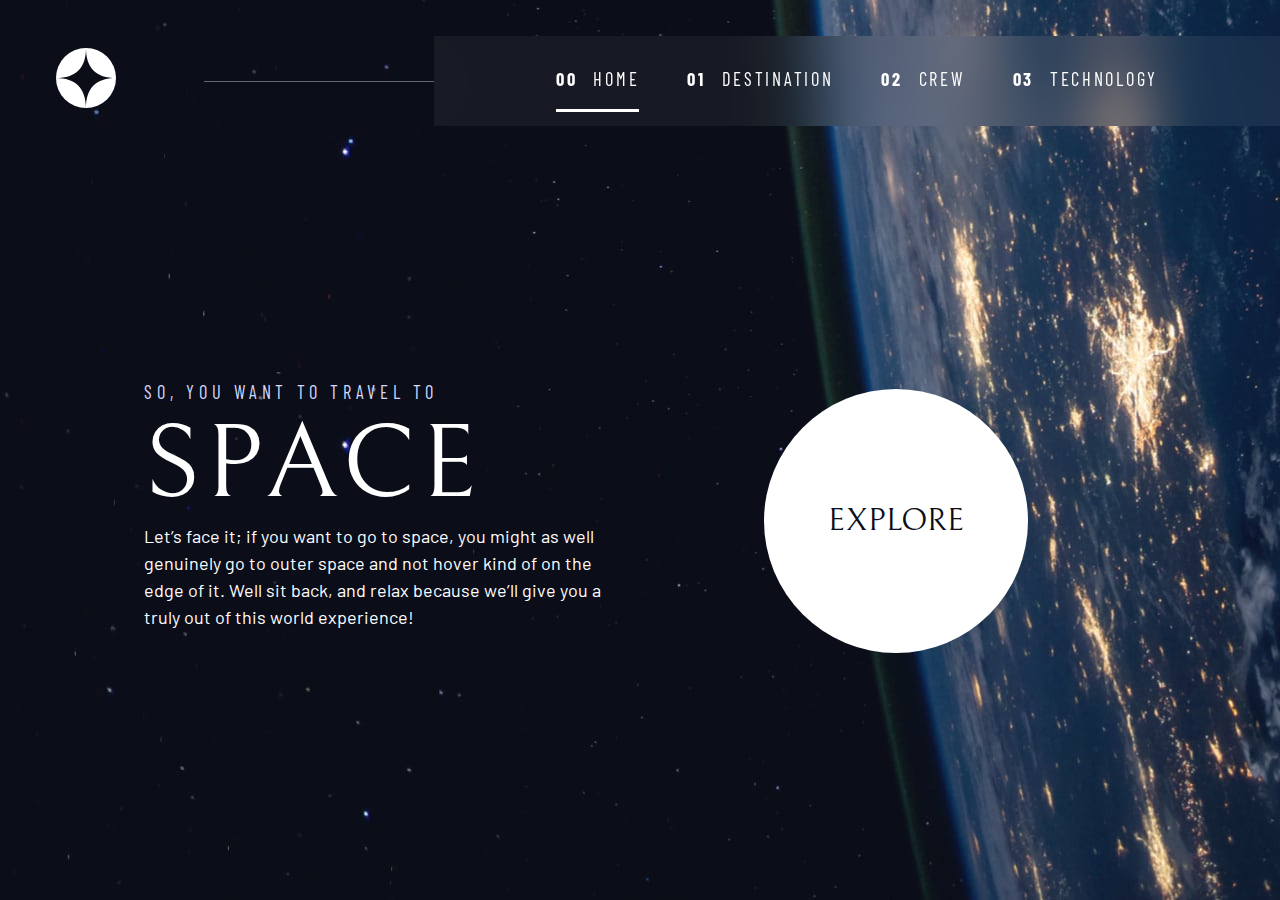
<file: starter-code/index.html>
<!DOCTYPE html>
<html lang="en">
  <head>
    <meta charset="UTF-8" />
    <meta name="viewport" content="width=device-width, initial-scale=1.0" />

    <link
      rel="icon"
      type="image/png"
      sizes="32x32"
      href="./assets/favicon-32x32.png"
    />

    <title>Frontend Mentor | Space tourism website</title>
    <link rel="preconnect" href="https://fonts.googleapis.com" />
    <link rel="preconnect" href="https://fonts.gstatic.com" crossorigin />
    <link
      href="https://fonts.googleapis.com/css2?family=Barlow+Condensed:wght@400;700&family=Bellefair&family=Barlow:wght@400;700&display=swap"
      rel="stylesheet"
    />
    <link rel="stylesheet" href="./index.css" />
  </head>
  <body class="home">
    <a class="skip-to-content" href="#main">Skip to content</a>
    <header class="primary-header flex">
      <div>
        <img class="logo" src="./assets/shared/logo.svg" alt="site logo" />
      </div>
      <!-- <div class="hor-rule"><hr /></div> -->
      <button class="mobile-nav-toggle" aria-controls="primary-navigation">
        <span class="sr-only" aria-expanded="false">Menu</span>
      </button>
      <nav data-visible="false" class="main-nav-panel">
        <ul class="primary-navigation underline-indicators flex fs-500 tab-fs">
          <li class="active">
            <a
              class="flex uppercase text-white letter-spacing-2 ff-sans-cond"
              href="index.html"
              ><span aria-hidden="true">00</span>Home</a
            >
          </li>
          <li>
            <a
              class="flex uppercase text-white letter-spacing-2 ff-sans-cond"
              href="destination.html"
              ><span aria-hidden="true">01</span>Destination</a
            >
          </li>
          <li>
            <a
              class="flex uppercase text-white letter-spacing-2 ff-sans-cond"
              href="crew.html"
              ><span aria-hidden="true">02</span>Crew</a
            >
          </li>
          <li>
            <a
              class="flex uppercase text-white letter-spacing-2 ff-sans-cond"
              href="technology.html"
              ><span aria-hidden="true">03</span>Technology</a
            >
          </li>
        </ul>
      </nav>
    </header>
    <main
      id="
    main"
      class="grid-container grid-container-home"
    >
      <div class="home-left-cont">
        <h1
          class="text-accent fs-500 ff-sans-cond uppercase letter-spacing-1 home-h1"
        >
          So, you want to travel to<span
            class="fs-900 ff-serif text-white display-block"
            >Space</span
          >
        </h1>
        <p>
          Let’s face it; if you want to go to space, you might as well genuinely
          go to outer space and not hover kind of on the edge of it. Well sit
          back, and relax because we’ll give you a truly out of this world
          experience!
        </p>
      </div>

      <div class="home-right-cont">
        <a
          style="margin-top: 1em"
          href="destination.html"
          class="large-button uppercase ff-serif fs-600 text-dark bg-white"
          >Explore</a
        >
      </div>
    </main>
    <!-- <destination class="destination-body" id="destination">
      <div class="home-left-cont">
        <h1
          class="text-accent fs-500 ff-sans-cond uppercase letter-spacing-1 home-h1"
        >
          01 Pick your destination
        </h1>
        <img
          class="destination-img"
          src="./assets/destination/image-moon.png"
          alt="moon image"
        />
        <dest-tabs
          class="underline-indicators primary-navigation uppercase flex fs-500 tab-fs"
        >
          <ul>
            <li class="active">
              <a
                class="flex uppercase text-white letter-spacing-2 ff-sans-cond"
                href="#"
                >Moon</a
              >
            </li>
            <li class="active">
              <a
                class="flex uppercase text-white letter-spacing-2 ff-sans-cond"
                href="#"
                >Mars</a
              >
            </li>
            <li class="active">
              <a
                class="flex uppercase text-white letter-spacing-2 ff-sans-cond"
                href="#"
                >Europa</a
              >
            </li>
            <li class="active">
              <a
                class="flex uppercase text-white letter-spacing-2 ff-sans-cond"
                href="#"
                >Titan</a
              >
            </li>
          </ul>
        </dest-tabs>
        <span class="fs-900 ff-serif text-white display-block uppercase"
          >Moon</span
        >

        <p>
          See our planet as you’ve never seen it before. A perfect relaxing trip
          away to help regain perspective and come back refreshed. While you’re
          there, take in some history by visiting the Luna 2 and Apollo 11
          landing sites.
        </p>
      </div>

      <div class="home-right-cont">
        Avg. distance 384,400 km Est. travel time 3 days
      </div>
    </destination> -->

    <script src="./navigation.js"></script>
    <script src="./script.js"></script>
  </body>
</html>
</file>
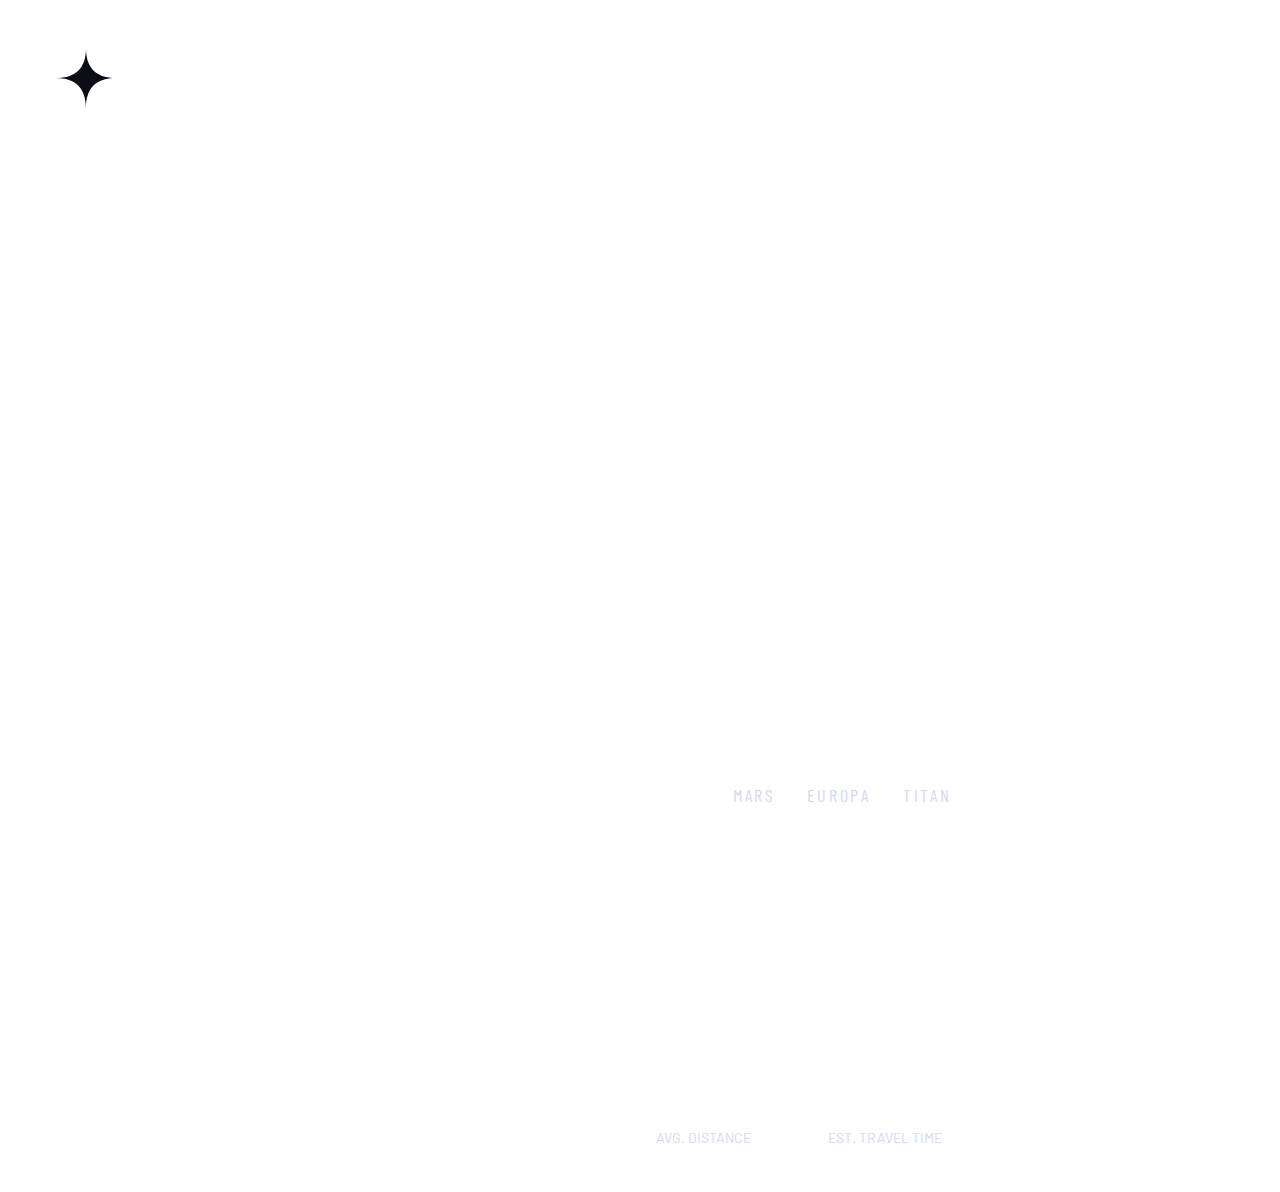
<file: starter-code/crew-commander.html>
<!DOCTYPE html>
<html lang="en">
  <head>
    <meta charset="UTF-8" />
    <meta name="viewport" content="width=device-width, initial-scale=1.0" />

    <link
      rel="icon"
      type="image/png"
      sizes="32x32"
      href="./assets/favicon-32x32.png"
    />

    <title>Frontend Mentor | Space tourism website</title>
    <link rel="preconnect" href="https://fonts.googleapis.com" />
    <link rel="preconnect" href="https://fonts.gstatic.com" crossorigin />
    <link
      href="https://fonts.googleapis.com/css2?family=Barlow+Condensed:wght@400;700&family=Bellefair&family=Barlow:wght@400;700&display=swap"
      rel="stylesheet"
    />
    <link rel="stylesheet" href="./index.css" />
  </head>
<body>
  <header class="primary-header flex">
      <div>
        <img class="logo" src="./assets/shared/logo.svg" alt="site logo" />
      </div>
      <button class="mobile-nav-toggle" aria-controls="primary-navigation">
        <span class="sr-only" aria-expanded="false">Menu</span>
      </button>
      <nav data-visible="false" class="main-nav-panel">
        <ul class="primary-navigation underline-indicators flex fs-500 tab-fs">
          <li>
            <a
              class="flex uppercase text-white letter-spacing-2 ff-sans-cond"
              href="index.html"
              ><span aria-hidden="true">00</span>Home</a
            >
          </li>
          <li class="active">
            <a
              class="flex uppercase text-white letter-spacing-2 ff-sans-cond"
              href="destination-moon.html"
              ><span aria-hidden="true">01</span>Destination</a
            >
          </li>
          <li>
            <a
              class="flex uppercase text-white letter-spacing-2 ff-sans-cond"
              href="crew.html"
              ><span aria-hidden="true">02</span>Crew</a
            >
          </li>
          <li>
            <a
              class="flex uppercase text-white letter-spacing-2 ff-sans-cond"
              href="technology.html"
              ><span aria-hidden="true">03</span>Technology</a
            >
          </li>
        </ul>
      </nav>
    </header>
<!-- /*****************************************************/ -->

    <main id="main" class="grid-container grid-container--dest flow">
      <h1 class="numbered-title">
        <span aria-hidden="true">02</span> Meet your crew
      </h1>
      <picture hidden>
        <source srcset="" type="image/webp" />
        <img src="./assets/crew/background-crew-mobile.jpg" alt="the moon" />
      </picture>
      <!-- <picture hidden>
        <source srcset="assets/destination/image-mars.webp" type="image/webp" />
        <img src="assets/destination/image-mars.png" alt="the moon" />
      </picture>
      <picture hidden>
        <source
          srcset="assets/destination/image-europa.webp"
          type="image/webp"
        />
        <img src="assets/destination/image-europa.png" alt="the moon" />
      </picture>
      <picture hidden>
        <source
          srcset="assets/destination/image-titan.webp"
          type="image/webp"
        />
        <img src="assets/destination/image-titan.png" alt="the moon" />
      </picture> -->

      <div class="tab-list underline-indicators flex">
        <button
          aria-selected="true"
          class="uppercase ff-sans-cond text-accent letter-spacing-2"
        >
          Moon
        </button>
        <button
          aria-selected="false"
          class="uppercase ff-sans-cond text-accent letter-spacing-2"
        >
          Mars
        </button>
        <button
          aria-selected="false"
          class="uppercase ff-sans-cond text-accent letter-spacing-2"
        >
          Europa
        </button>
        <button
          aria-selected="false"
          class="uppercase ff-sans-cond text-accent letter-spacing-2"
        >
          Titan
        </button>
      </div>

      <!-- Moon -->
      <article class="destination-info flow">
        <h2 class="fs-800 ff-serif uppercase">Moon</h2>
        <p>
          See our planet as you’ve never seen it before. A perfect relaxing trip
          away to help regain perspective and come back refreshed. While you’re
          there, take in some history by visiting the Luna 2 and Apollo 11
          landing sites.
        </p>
        <div class="destination-meta flex">
          <div class="p1">
            <h3 class="text-accent fs-200 uppercase">Avg. distance</h3>
            <p class="fs-500 ff-serif uppercase">384,400 km</p>
          </div>
          <div class="p2">
            <h3 class="text-accent fs-200 uppercase">Est. travel time</h3>
            <p class="fs-500 ff-serif uppercase">3 days</p>
          </div>
        </div>
      </article>

  02 

  Commander
  Douglas Hurley

  Douglas Gerald Hurley is an American engineer, former Marine Corps pilot 
  and former NASA astronaut. He launched into space for the third time as 
  commander of Crew Dragon Demo-2.
</body>
</html>
</file>
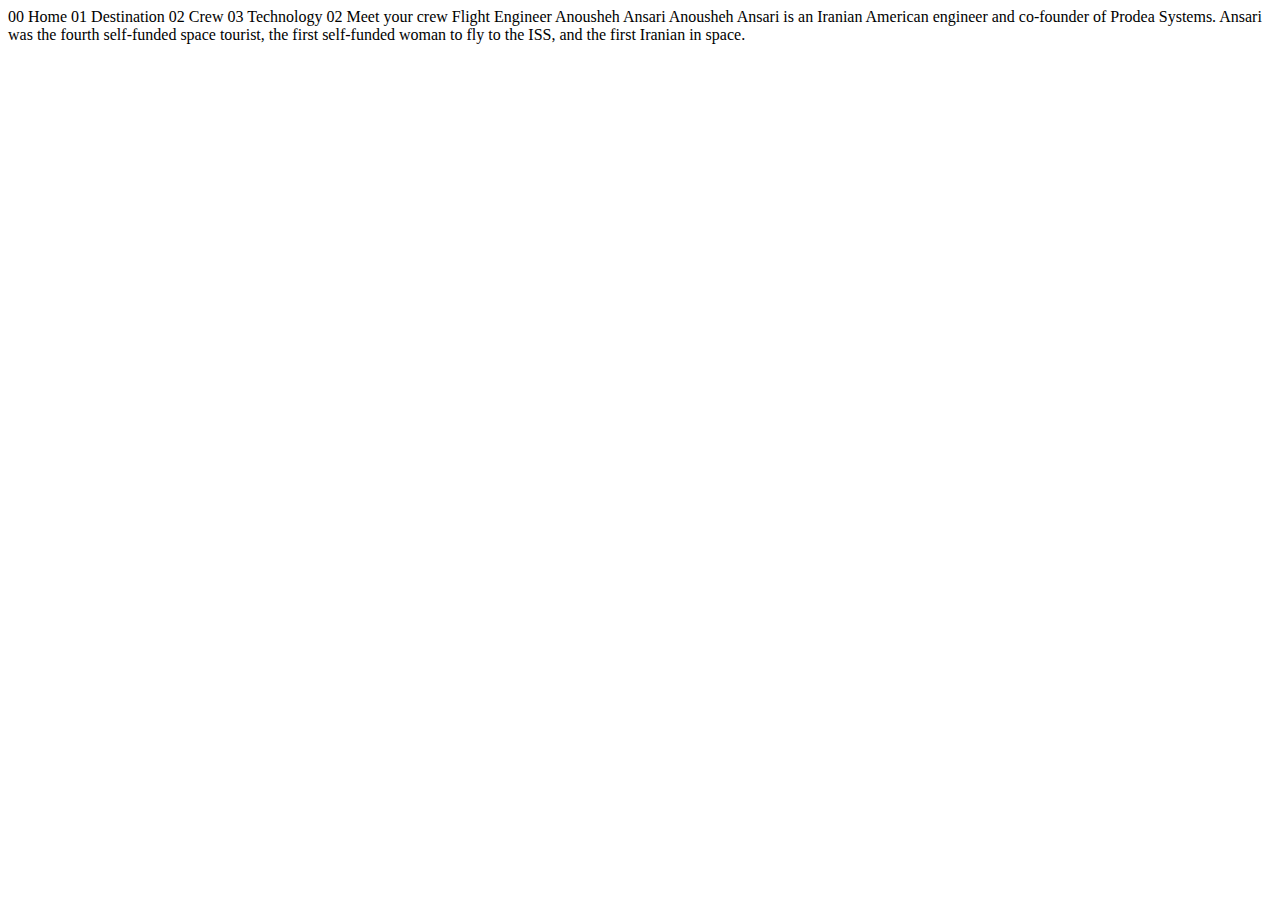
<file: starter-code/crew-engineer.html>
<!DOCTYPE html>
<html lang="en">
<head>
  <meta charset="UTF-8">
  <meta name="viewport" content="width=device-width, initial-scale=1.0">

  <link rel="icon" type="image/png" sizes="32x32" href="./assets/favicon-32x32.png">
  
  <title>Frontend Mentor | Space tourism website</title>
</head>
<body>

  00 Home
  01 Destination
  02 Crew
  03 Technology

  02 Meet your crew

  Flight Engineer
  Anousheh Ansari

  Anousheh Ansari is an Iranian American engineer and co-founder of Prodea Systems. 
  Ansari was the fourth self-funded space tourist, the first self-funded woman to 
  fly to the ISS, and the first Iranian in space. 
</body>
</html>
</file>
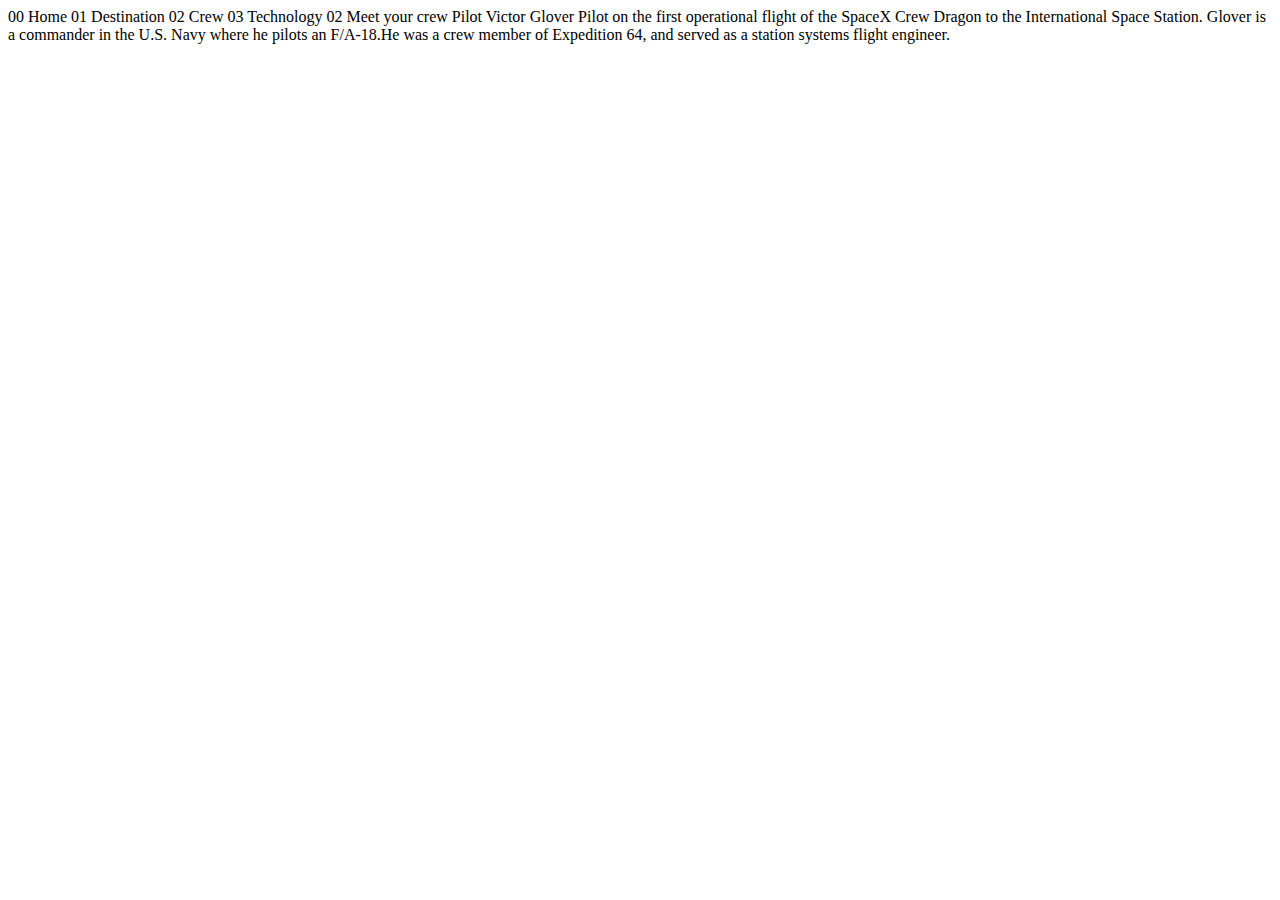
<file: starter-code/crew-pilot.html>
<!DOCTYPE html>
<html lang="en">
<head>
  <meta charset="UTF-8">
  <meta name="viewport" content="width=device-width, initial-scale=1.0">

  <link rel="icon" type="image/png" sizes="32x32" href="./assets/favicon-32x32.png">
  
  <title>Frontend Mentor | Space tourism website</title>
</head>
<body>

  00 Home
  01 Destination
  02 Crew
  03 Technology

  02 Meet your crew

  Pilot
  Victor Glover

  Pilot on the first operational flight of the SpaceX Crew Dragon to the 
  International Space Station. Glover is a commander in the U.S. Navy where 
  he pilots an F/A-18.He was a crew member of Expedition 64, and served as a 
  station systems flight engineer. 
</body>
</html>
</file>
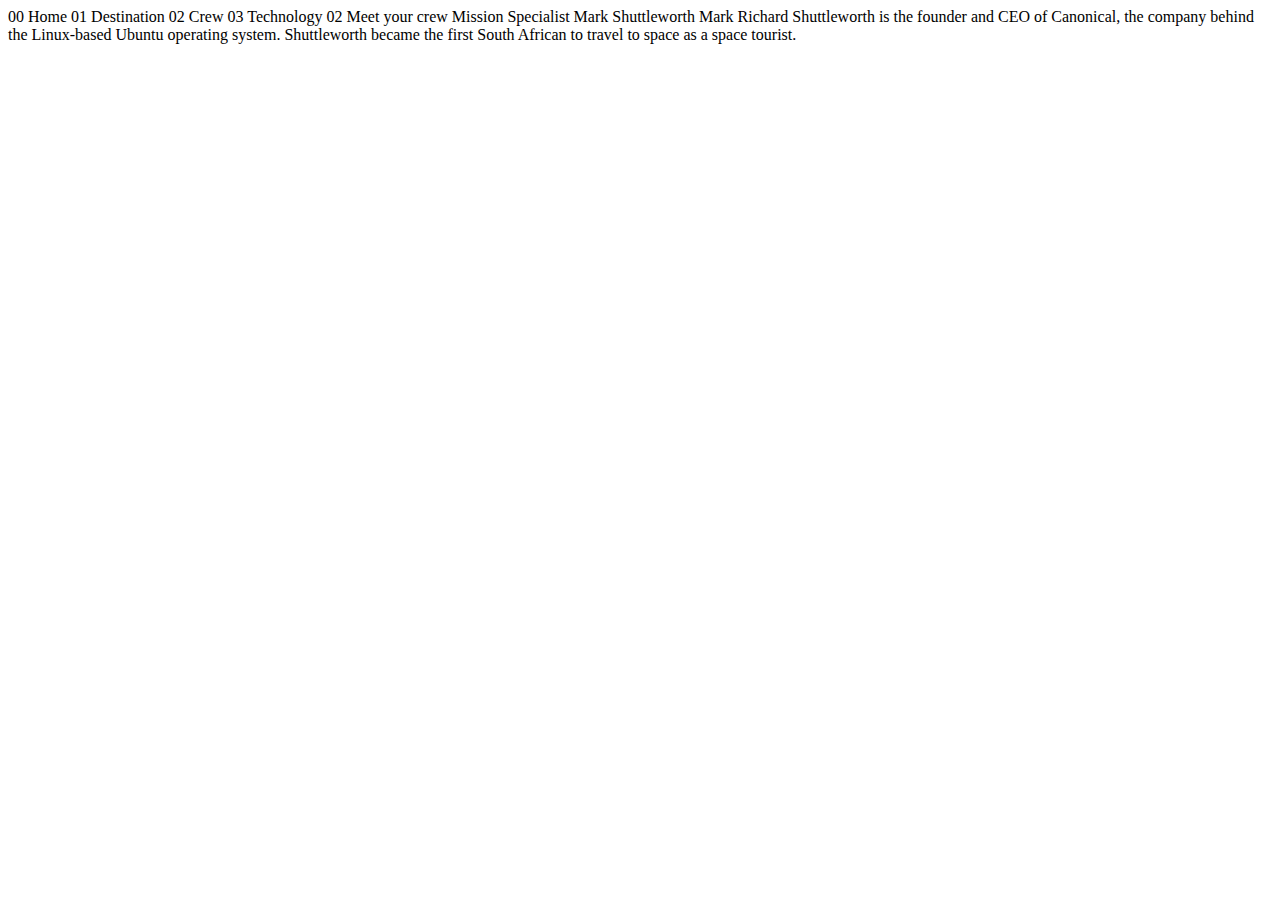
<file: starter-code/crew-specialist.html>
<!DOCTYPE html>
<html lang="en">
<head>
  <meta charset="UTF-8">
  <meta name="viewport" content="width=device-width, initial-scale=1.0">

  <link rel="icon" type="image/png" sizes="32x32" href="./assets/favicon-32x32.png">
  
  <title>Frontend Mentor | Space tourism website</title>
</head>
<body>

  00 Home
  01 Destination
  02 Crew
  03 Technology

  02 Meet your crew

  Mission Specialist
  Mark Shuttleworth

  Mark Richard Shuttleworth is the founder and CEO of Canonical, the company behind 
  the Linux-based Ubuntu operating system. Shuttleworth became the first South 
  African to travel to space as a space tourist.
</body>
</html>
</file>
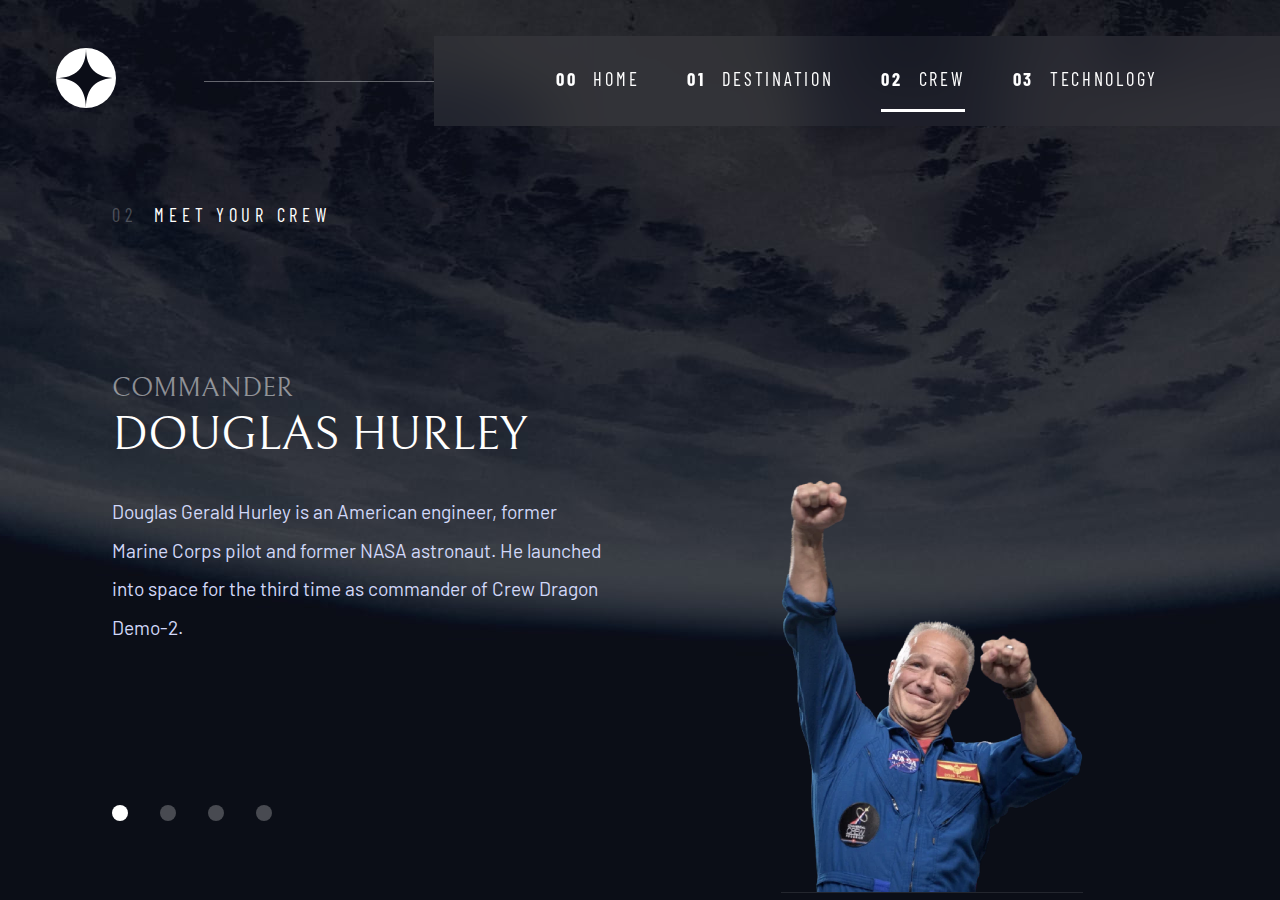
<file: starter-code/crew.html>
<!DOCTYPE html>
<html lang="en">
  <head>
    <meta charset="UTF-8" />
    <meta name="viewport" content="width=device-width, initial-scale=1.0" />

    <link
      rel="icon"
      type="image/png"
      sizes="32x32"
      href="./assets/favicon-32x32.png"
    />

    <title>Frontend Mentor | Space tourism website</title>
    <link rel="preconnect" href="https://fonts.googleapis.com" />
    <link rel="preconnect" href="https://fonts.gstatic.com" crossorigin />
    <link
      href="https://fonts.googleapis.com/css2?family=Barlow+Condensed:wght@400;700&family=Bellefair&family=Barlow:wght@400;700&display=swap"
      rel="stylesheet"
    />
    <link rel="stylesheet" href="./index.css" />
  </head>
  <body class="crew">
    <header class="primary-header flex">
      <div>
        <img class="logo" src="./assets/shared/logo.svg" alt="site logo" />
      </div>
      <button class="mobile-nav-toggle" aria-controls="primary-navigation">
        <span class="sr-only" aria-expanded="false">Menu</span>
      </button>
      <nav data-visible="false" class="main-nav-panel">
        <ul class="primary-navigation underline-indicators flex fs-500 tab-fs">
          <li>
            <a
              class="flex uppercase text-white letter-spacing-2 ff-sans-cond"
              href="index.html"
              ><span aria-hidden="true">00</span>Home</a
            >
          </li>
          <li>
            <a
              class="flex uppercase text-white letter-spacing-2 ff-sans-cond"
              href="destination.html"
              ><span aria-hidden="true">01</span>Destination</a
            >
          </li>
          <li class="active">
            <a
              class="flex uppercase text-white letter-spacing-2 ff-sans-cond"
              href="crew.html"
              ><span aria-hidden="true">02</span>Crew</a
            >
          </li>
          <li>
            <a
              class="flex uppercase text-white letter-spacing-2 ff-sans-cond"
              href="technology.html"
              ><span aria-hidden="true">03</span>Technology</a
            >
          </li>
        </ul>
      </nav>
    </header>
    <!-- /*****************************************************/ -->

    <main id="main" class="grid-container grid-container--crew flow">
      <h1 class="numbered-title">
        <span aria-hidden="true">02</span> Meet your crew
      </h1>
      <picture id="commander-image">
        <source
          srcset="./assets/crew/image-douglas-hurley.webp"
          type="image/webp"
        />
        <img
          src="./assets/crew/image-douglas-hurley.png"
          alt="Douglas Hurley image"
        />
      </picture>
      <picture hidden id="specialist-image">
        <source
          srcset="./assets/crew/image-mark-shuttleworth.webp"
          type="image/webp"
        />
        <img
          src="./assets/crew/image-mark-shuttleworth.png"
          alt="mark shuttleworth image"
        />
      </picture>
      <picture hidden id="pilot-image">
        <source
          srcset="./assets/crew/image-victor-glover.webp"
          type="image/webp"
        />
        <img
          src="./assets/crew/image-victor-glover.png"
          alt="victor glover image"
        />
      </picture>
      <picture hidden id="engineer-image">
        <source
          srcset="./assets/crew/image-anousheh-ansari.webp"
          type="image/webp"
        />
        <img
          src="./assets/crew/image-anousheh-ansari.png"
          alt="anousheh ansari image"
        />
      </picture>

      <div class="dot-indicators flex" role="tablist" aria-label="Crew list">
        <button
          aria-selected="true"
          role="tab"
          aria-controls="commander-tab"
          tabindex="0"
          data-image="commander-image"
        >
          <span class="sr-only">The Commander</span>
        </button>
        <button
          aria-selected="false"
          role="tab"
          aria-controls="specialist-tab"
          tabindex="-1"
          data-image="specialist-image"
        >
          <span class="sr-only">The mission specialist</span>
        </button>
        <button
          aria-selected="false"
          role="tab"
          aria-controls="pilot-tab"
          tabindex="-1"
          data-image="pilot-image"
        >
          <span class="sr-only">The pilot</span>
        </button>
        <button
          aria-selected="false"
          role="tab"
          aria-controls="engineer-tab"
          tabindex="-1"
          data-image="engineer-image"
        >
          <span class="sr-only">The crew engineer</span>
        </button>
      </div>

      <!-- Commander -->
      <article
        class="crew-info flow"
        id="commander-tab"
        tabindex="0"
        role="tabpanel"
      >
        <div class="crew-meta flex">
          <div class="p1">
            <h2 class="text-accent ff-serif uppercase">Commander</h2>
            <p class="crew-name fs-700 ff-serif uppercase">Douglas Hurley</p>
          </div>
        </div>
        <p class="detail fs-400 text-accent info-p">
          Douglas Gerald Hurley is an American engineer, former Marine Corps
          pilot and former NASA astronaut. He launched into space for the third
          time as commander of Crew Dragon Demo-2.
        </p>
      </article>
      <!-- Specialist -->
      <article
        hidden
        class="crew-info flow"
        id="specialist-tab"
        tabindex="1"
        role="tabpanel"
      >
        <div class="crew-meta flex">
          <div class="p1">
            <h2 class="text-accent ff-serif uppercase">Mission Specialist</h2>
            <p class="crew-name fs-700 ff-serif uppercase">Mark Shuttleworth</p>
          </div>
        </div>
        <p class="detail fs-400 text-accent info-p">
          Mark Richard Shuttleworth is the founder and CEO of Canonical, the
          company behind the Linux-based Ubuntu operating system. Shuttleworth
          became the first South African to travel to space as a space tourist.
        </p>
      </article>
      <!-- Pilot -->
      <article
        hidden
        class="crew-info flow"
        id="pilot-tab"
        tabindex="2"
        role="tabpanel"
      >
        <div class="crew-meta flex">
          <div class="p1">
            <h2 class="text-accent ff-serif uppercase">Pilot</h2>
            <p class="crew-name fs-700 ff-serif uppercase">Victor Glover</p>
          </div>
        </div>
        <p class="detail fs-400 text-accent info-p">
          Pilot on the first operational flight of the SpaceX Crew Dragon to the
          International Space Station. Glover is a commander in the U.S. Navy
          where he pilots an F/A-18.He was a crew member of Expedition 64, and
          served as a station systems flight engineer.
        </p>
      </article>
      <!-- Engineer -->
      <article
        hidden
        class="crew-info flow"
        id="engineer-tab"
        tabindex="3"
        role="tabpanel"
      >
        <div class="crew-meta flex">
          <div class="p1">
            <h2 class="text-accent ff-serif uppercase">Engineer</h2>
            <p class="crew-name fs-700 ff-serif uppercase">Anousheh Ansari</p>
          </div>
        </div>
        <p class="detail fs-400 text-accent info-p">
          Anousheh Ansari is an Iranian American engineer and co-founder of
          Prodea Systems. Ansari was the fourth self-funded space tourist, the
          first self-funded woman to fly to the ISS, and the first Iranian in
          space.
        </p>
      </article>
    </main>
    <script src="./navigation.js"></script>
    <script src="./script.js"></script>
  </body>
</html>
</file>
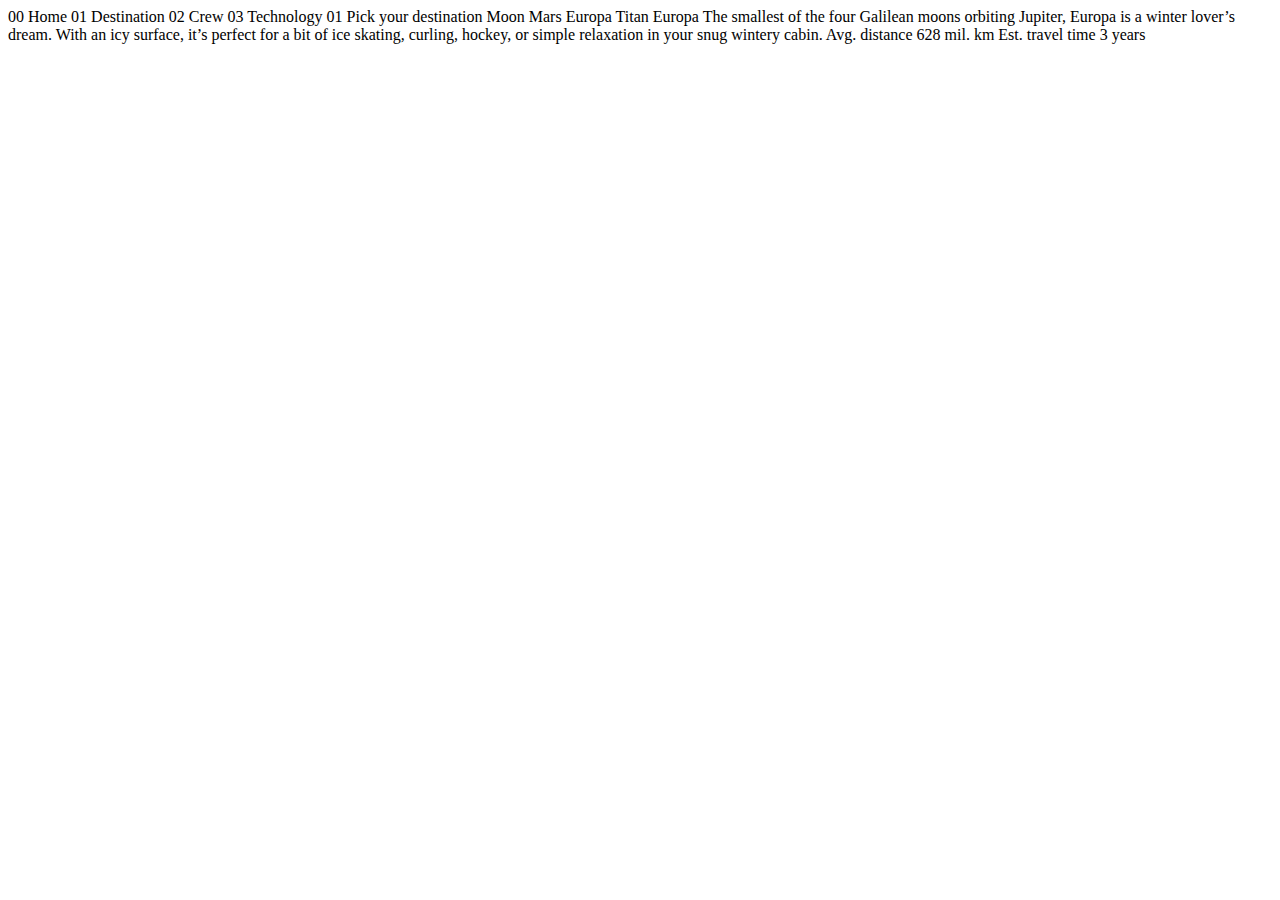
<file: starter-code/destination-europa.html>
<!DOCTYPE html>
<html lang="en">
<head>
  <meta charset="UTF-8">
  <meta name="viewport" content="width=device-width, initial-scale=1.0">

  <link rel="icon" type="image/png" sizes="32x32" href="./assets/favicon-32x32.png">
  
  <title>Frontend Mentor | Space tourism website</title>
</head>
<body>

  00 Home
  01 Destination
  02 Crew
  03 Technology

  01 Pick your destination

  Moon
  Mars
  Europa
  Titan

  Europa

  The smallest of the four Galilean moons orbiting Jupiter, Europa is a 
  winter lover’s dream. With an icy surface, it’s perfect for a bit of 
  ice skating, curling, hockey, or simple relaxation in your snug 
  wintery cabin.

  Avg. distance
  628 mil. km

  Est. travel time
  3 years
</body>
</html>
</file>
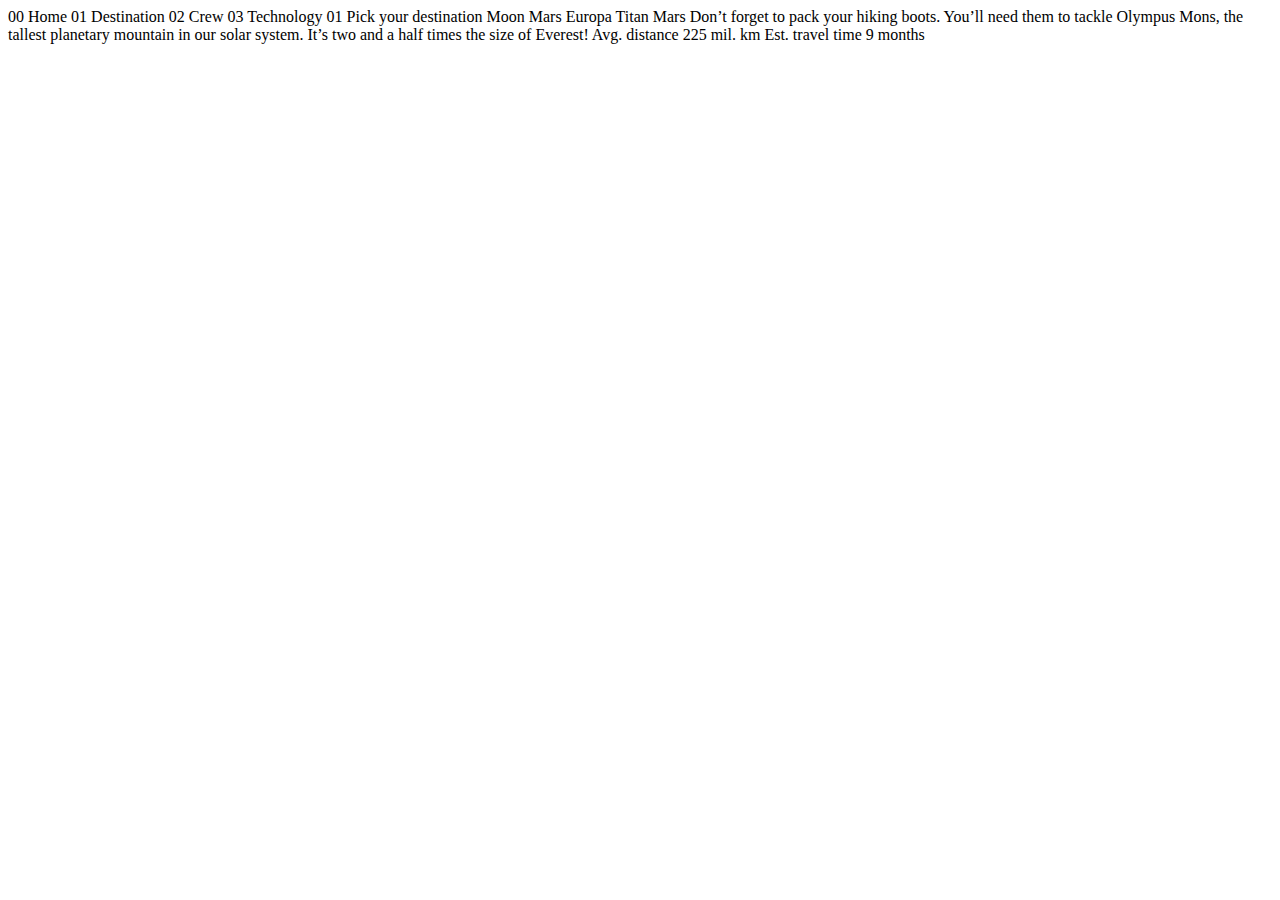
<file: starter-code/destination-mars.html>
<!DOCTYPE html>
<html lang="en">
<head>
  <meta charset="UTF-8">
  <meta name="viewport" content="width=device-width, initial-scale=1.0">

  <link rel="icon" type="image/png" sizes="32x32" href="./assets/favicon-32x32.png">
  
  <title>Frontend Mentor | Space tourism website</title>
</head>
<body>

  00 Home
  01 Destination
  02 Crew
  03 Technology

  01 Pick your destination

  Moon
  Mars
  Europa
  Titan

  Mars

  Don’t forget to pack your hiking boots. You’ll need them to tackle Olympus Mons, 
  the tallest planetary mountain in our solar system. It’s two and a half times 
  the size of Everest!

  Avg. distance
  225 mil. km

  Est. travel time
  9 months
</body>
</html>
</file>
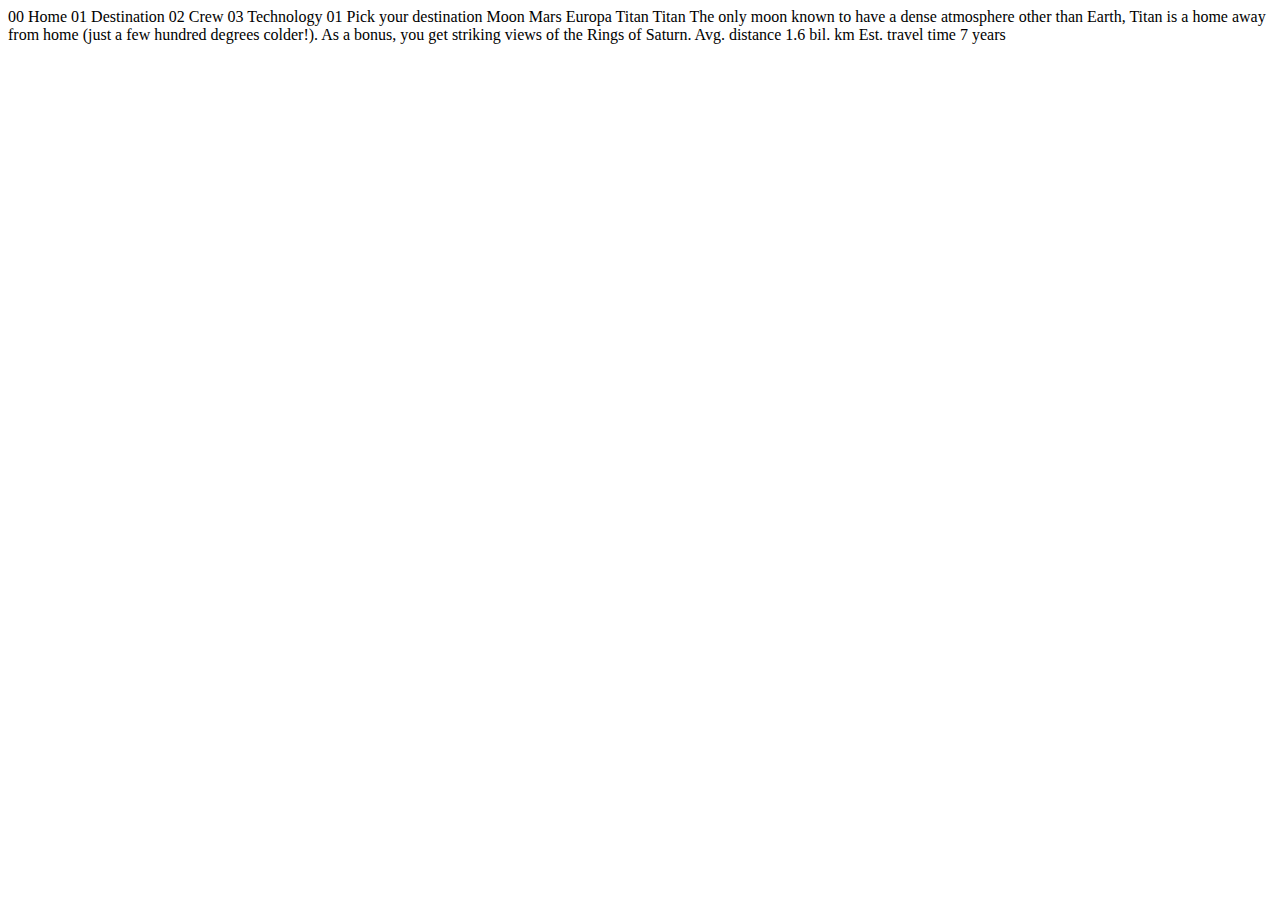
<file: starter-code/destination-titan.html>
<!DOCTYPE html>
<html lang="en">
<head>
  <meta charset="UTF-8">
  <meta name="viewport" content="width=device-width, initial-scale=1.0">

  <link rel="icon" type="image/png" sizes="32x32" href="./assets/favicon-32x32.png">
  
  <title>Frontend Mentor | Space tourism website</title>
</head>
<body>

  00 Home
  01 Destination
  02 Crew
  03 Technology

  01 Pick your destination

  Moon
  Mars
  Europa
  Titan

  Titan

  The only moon known to have a dense atmosphere other than Earth, Titan 
  is a home away from home (just a few hundred degrees colder!). As a 
  bonus, you get striking views of the Rings of Saturn.

  Avg. distance
  1.6 bil. km

  Est. travel time
  7 years
</body>
</html>
</file>
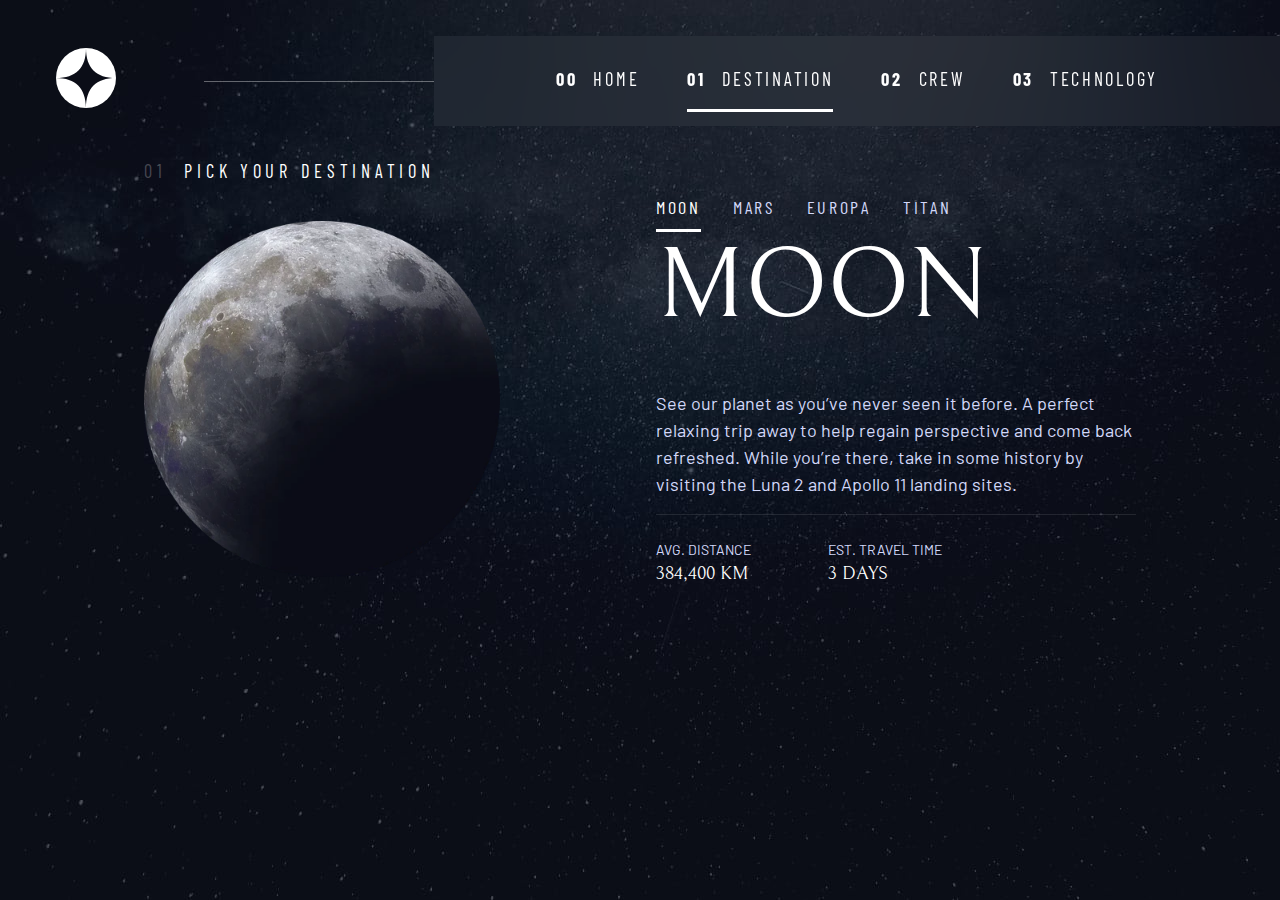
<file: starter-code/destination.html>
<!DOCTYPE html>
<html lang="en">
  <head>
    <meta charset="UTF-8" />
    <meta name="viewport" content="width=device-width, initial-scale=1.0" />

    <link
      rel="icon"
      type="image/png"
      sizes="32x32"
      href="./assets/favicon-32x32.png"
    />

    <title>Frontend Mentor | Space tourism website</title>
    <link rel="preconnect" href="https://fonts.googleapis.com" />
    <link rel="preconnect" href="https://fonts.gstatic.com" crossorigin />
    <link
      href="https://fonts.googleapis.com/css2?family=Barlow+Condensed:wght@400;700&family=Bellefair&family=Barlow:wght@400;700&display=swap"
      rel="stylesheet"
    />
    <link rel="stylesheet" href="./index.css" />
  </head>
  <body class="destination">
    <header class="primary-header flex">
      <div>
        <img class="logo" src="./assets/shared/logo.svg" alt="site logo" />
      </div>
      <button class="mobile-nav-toggle" aria-controls="primary-navigation">
        <span class="sr-only" aria-expanded="false">Menu</span>
      </button>
      <nav data-visible="false" class="main-nav-panel">
        <ul class="primary-navigation underline-indicators flex fs-500 tab-fs">
          <li>
            <a
              class="flex uppercase text-white letter-spacing-2 ff-sans-cond"
              href="index.html"
              ><span aria-hidden="true">00</span>Home</a
            >
          </li>
          <li class="active">
            <a
              class="flex uppercase text-white letter-spacing-2 ff-sans-cond"
              href="destination-moon.html"
              ><span aria-hidden="true">01</span>Destination</a
            >
          </li>
          <li>
            <a
              class="flex uppercase text-white letter-spacing-2 ff-sans-cond"
              href="crew.html"
              ><span aria-hidden="true">02</span>Crew</a
            >
          </li>
          <li>
            <a
              class="flex uppercase text-white letter-spacing-2 ff-sans-cond"
              href="technology.html"
              ><span aria-hidden="true">03</span>Technology</a
            >
          </li>
        </ul>
      </nav>
    </header>

    <!-- /*****************************************************/ -->

    <main id="main" class="grid-container grid-container--dest flow">
      <h1 class="numbered-title">
        <span aria-hidden="true">01</span> Pick your destination
      </h1>

      <picture id="moon-image">
        <source srcset="assets/destination/image-moon.webp" type="image/webp" />
        <img src="assets/destination/image-moon.png" alt="the moon" />
      </picture>
      <picture id="mars-image" hidden>
        <source srcset="assets/destination/image-mars.webp" type="image/webp" />
        <img src="assets/destination/image-mars.png" alt="the planet mars" />
      </picture>
      <picture id="europa-image" hidden>
        <source
          srcset="assets/destination/image-europa.webp"
          type="image/webp"
        />
        <img
          src="assets/destination/image-europa.png"
          alt="the planet europa"
        />
      </picture>
      <picture id="titan-image" hidden>
        <source
          srcset="assets/destination/image-titan.webp"
          type="image/webp"
        />
        <img src="assets/destination/image-titan.png" alt="the moon titan" />
      </picture>

      <div
        class="tab-list underline-indicators flex"
        role="tablist"
        aria-label="destination list"
      >
        <button
          aria-selected="true"
          role="tab"
          aria-controls="moon-tab"
          class="uppercase ff-sans-cond text-accent letter-spacing-2"
          tabindex="0"
          data-image="moon-image"
        >
          Moon
        </button>
        <button
          aria-selected="false"
          role="tab"
          aria-controls="mars-tab"
          class="uppercase ff-sans-cond text-accent letter-spacing-2"
          tabindex="-1"
          data-image="mars-image"
        >
          Mars
        </button>
        <button
          aria-selected="false"
          role="tab"
          aria-controls="europa-tab"
          class="uppercase ff-sans-cond text-accent letter-spacing-2"
          tabindex="-1"
          data-image="europa-image"
        >
          Europa
        </button>
        <button
          aria-selected="false"
          role="tab"
          aria-controls="titan-tab"
          class="uppercase ff-sans-cond text-accent letter-spacing-2"
          tabindex="-1"
          data-image="titan-image"
        >
          Titan
        </button>
      </div>

      <!-- Moon -->
      <article
        class="destination-info flow"
        id="moon-tab"
        tabindex="0"
        role="tabpanel"
      >
        <h2 class="fs-800 ff-serif uppercase">Moon</h2>
        <p class="fs-400 text-accent info-p">
          See our planet as you’ve never seen it before. A perfect relaxing trip
          away to help regain perspective and come back refreshed. While you’re
          there, take in some history by visiting the Luna 2 and Apollo 11
          landing sites.
        </p>
        <div class="destination-meta flex">
          <div class="p1">
            <h3 class="text-accent fs-200 uppercase">Avg. distance</h3>
            <p class="fs-500 ff-serif uppercase">384,400 km</p>
          </div>
          <div class="p2">
            <h3 class="text-accent fs-200 uppercase">Est. travel time</h3>
            <p class="fs-500 ff-serif uppercase">3 days</p>
          </div>
        </div>
      </article>

      <!-- Mars -->
      <article
        hidden
        class="destination-info flow"
        id="mars-tab"
        tabindex="0"
        role="tabpanel"
      >
        <h2 class="fs-800 ff-serif uppercase">Mars</h2>
        <p class="fs-400 text-accent info-p">
          Don’t forget to pack your hiking boots. You’ll need them to tackle
          Olympus Mons, the tallest planetary mountain in our solar system.<br />It’s
          two and a half times the size of Everest!
        </p>
        <div class="home-right-cont destination-meta flex">
          <div class="p1">
            <h3 class="text-accent fs-200 uppercase">Avg. distance</h3>
            <p class="ff-serif uppercase">225 mil. km</p>
          </div>
          <div class="p2">
            <h3 class="text-accent fs-200 uppercase">Est. travel time</h3>
            <p class="ff-serif uppercase">9 months</p>
          </div>
        </div>
      </article>

      <!-- Europa -->
      <article
        hidden
        class="destination-info flow"
        id="europa-tab"
        tabindex="0"
        role="tabpanel"
      >
        <h2 class="fs-800 ff-serif uppercase">Europa</h2>
        <p class="fs-400 text-accent info-p">
          The smallest of the four Galilean moons orbiting Jupiter, Europa is a
          winter lover’s dream. With an icy surface, it’s perfect for a bit of
          ice skating, curling, hockey, or simple relaxation in your snug
          wintery cabin.
        </p>
        <div class="home-right-cont destination-meta flex">
          <div class="p1">
            <h3 class="text-accent fs-200 uppercase">Avg. distance</h3>
            <p class="ff-serif uppercase">628 mil. km</p>
          </div>
          <div class="p2">
            <h3 class="text-accent fs-200 uppercase">Est. travel time</h3>
            <p class="ff-serif uppercase">3 Years</p>
          </div>
        </div>
      </article>

      <!-- Titan -->
      <article
        hidden
        class="destination-info flow"
        id="titan-tab"
        tabindex="0"
        role="tabpanel"
      >
        <h2 class="fs-800 ff-serif uppercase">Titan</h2>
        <p class="fs-400 text-accent info-p">
          The only moon known to have a dense atmosphere other than Earth, Titan
          is a home away from home (just a few hundred degrees colder!). As a
          bonus, you get striking views of the Rings of Saturn.
        </p>

        <div class="home-right-cont destination-meta flex">
          <div class="p1">
            <h3 class="text-accent fs-200 uppercase">Avg. distance</h3>
            <p class="ff-serif uppercase">1.6 bn. km</p>
          </div>
          <div class="p2">
            <h3 class="text-accent fs-200 uppercase">Est. travel time</h3>
            <p class="ff-serif uppercase">7 Years</p>
          </div>
        </div>
      </article>
    </main>
    <script src="./navigation.js"></script>
    <script src="./script.js"></script>
  </body>
</html>
</file>
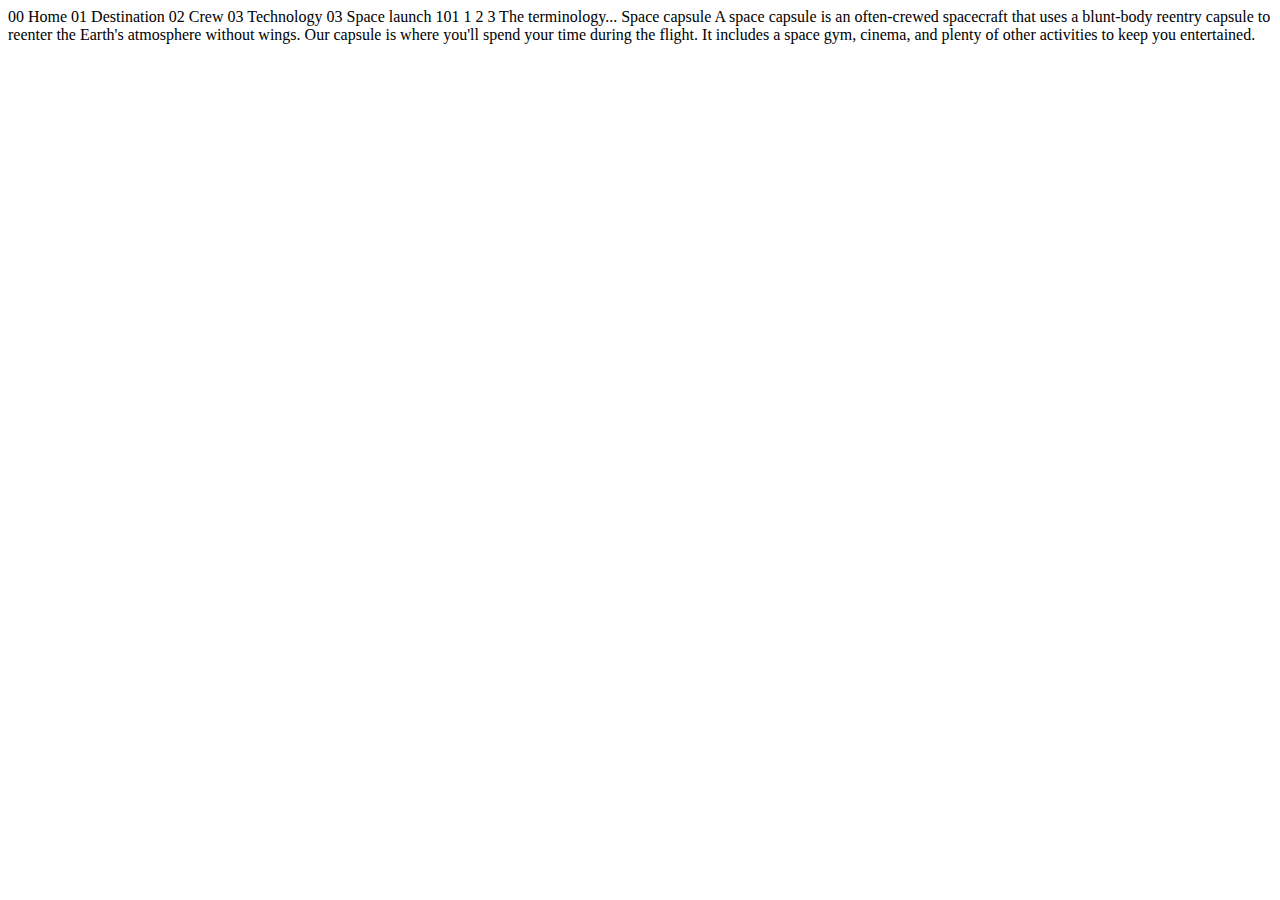
<file: starter-code/technology-capsule.html>
<!DOCTYPE html>
<html lang="en">
<head>
  <meta charset="UTF-8">
  <meta name="viewport" content="width=device-width, initial-scale=1.0">

  <link rel="icon" type="image/png" sizes="32x32" href="./assets/favicon-32x32.png">
  
  <title>Frontend Mentor | Space tourism website</title>
</head>
<body>

  00 Home
  01 Destination
  02 Crew
  03 Technology

  03 Space launch 101

  1
  2
  3

  The terminology...
  Space capsule

  A space capsule is an often-crewed spacecraft that uses a blunt-body reentry 
  capsule to reenter the Earth's atmosphere without wings. Our capsule is where 
  you'll spend your time during the flight. It includes a space gym, cinema, 
  and plenty of other activities to keep you entertained.
</body>
</html>
</file>
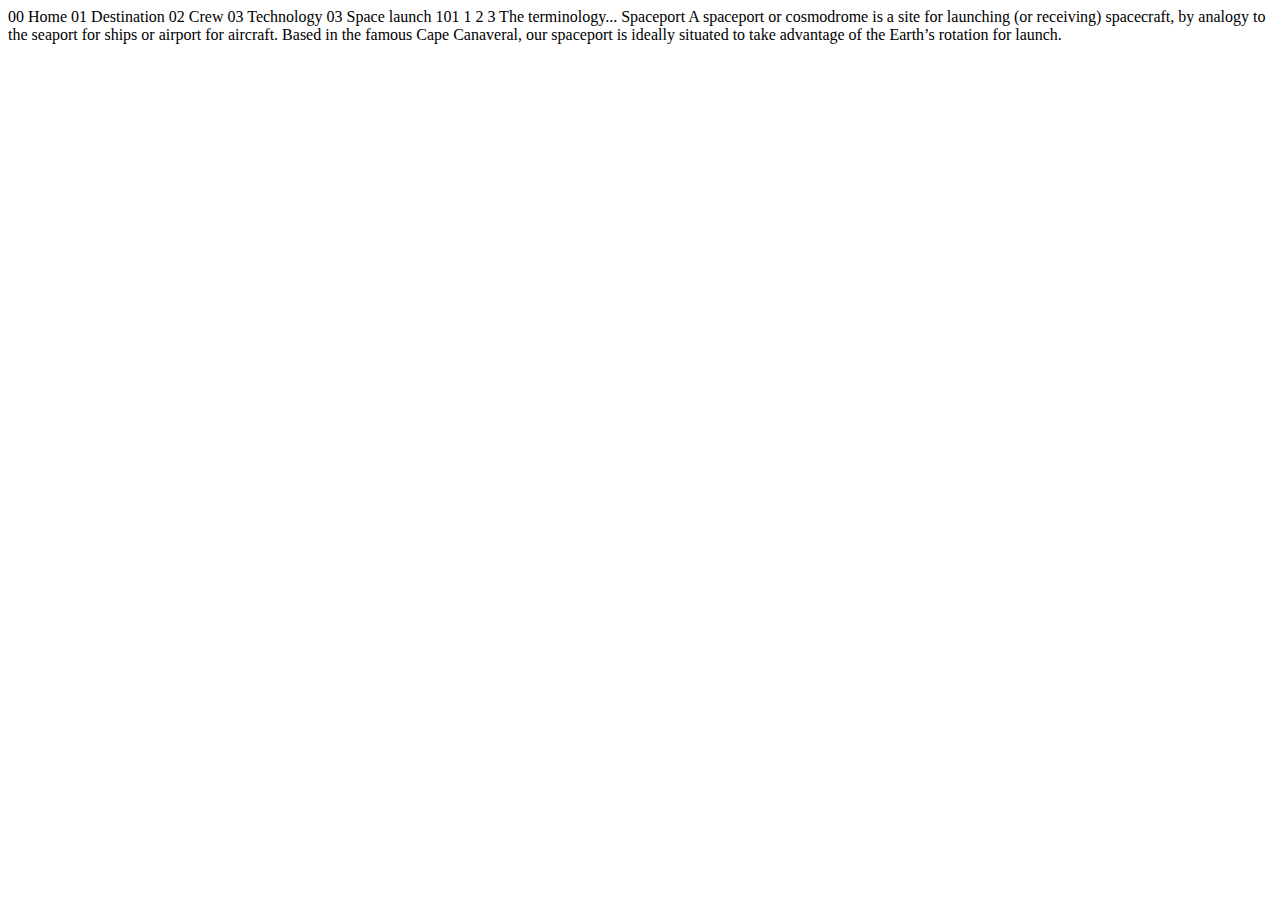
<file: starter-code/technology-spaceport.html>
<!DOCTYPE html>
<html lang="en">
<head>
  <meta charset="UTF-8">
  <meta name="viewport" content="width=device-width, initial-scale=1.0">

  <link rel="icon" type="image/png" sizes="32x32" href="./assets/favicon-32x32.png">
  
  <title>Frontend Mentor | Space tourism website</title>
</head>
<body>

  00 Home
  01 Destination
  02 Crew
  03 Technology

  03 Space launch 101

  1
  2
  3

  The terminology...
  Spaceport

  A spaceport or cosmodrome is a site for launching (or receiving) spacecraft, 
  by analogy to the seaport for ships or airport for aircraft. Based in the 
  famous Cape Canaveral, our spaceport is ideally situated to take advantage 
  of the Earth’s rotation for launch.
</body>
</html>
</file>
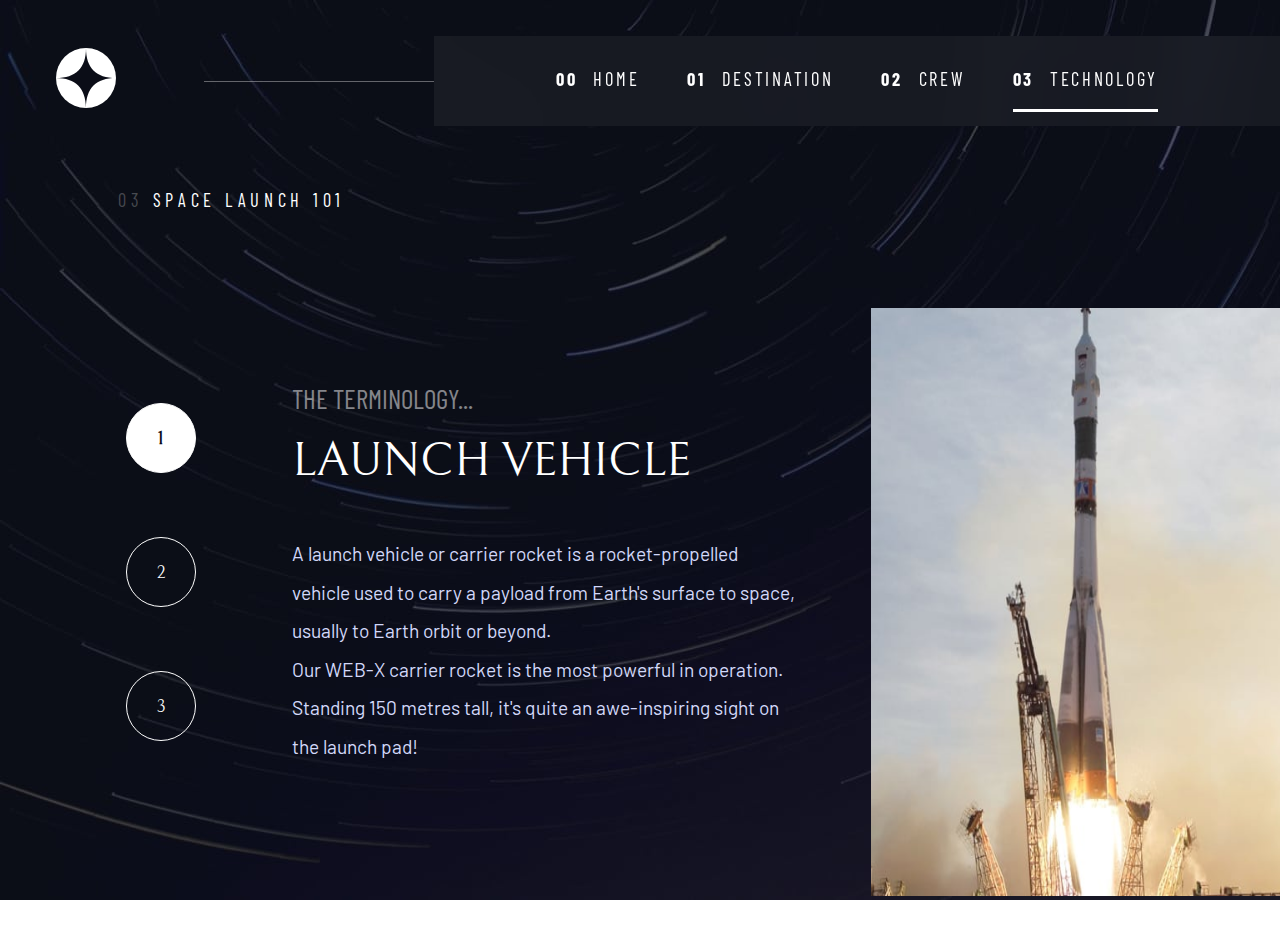
<file: starter-code/technology.html>
<!DOCTYPE html>
<html lang="en">
  <head>
    <meta charset="UTF-8" />
    <meta name="viewport" content="width=device-width, initial-scale=1.0" />

    <link
      rel="icon"
      type="image/png"
      sizes="32x32"
      href="./assets/favicon-32x32.png"
    />

    <title>Frontend Mentor | Space tourism website</title>
    <link rel="preconnect" href="https://fonts.googleapis.com" />
    <link rel="preconnect" href="https://fonts.gstatic.com" crossorigin />
    <link
      href="https://fonts.googleapis.com/css2?family=Barlow+Condensed:wght@400;700&family=Bellefair&family=Barlow:wght@400;700&display=swap"
      rel="stylesheet"
    />
    <link rel="stylesheet" href="./index.css" />
  </head>

  <body class="technology">
    <a class="skip-to-content" href="#main">Skip to content</a>
    <header class="primary-header flex">
      <div>
        <img class="logo" src="./assets/shared/logo.svg" alt="site logo" />
      </div>
      <button class="mobile-nav-toggle" aria-controls="primary-navigation">
        <span class="sr-only" aria-expanded="false">Menu</span>
      </button>
      <nav data-visible="false" class="main-nav-panel">
        <ul class="primary-navigation underline-indicators flex fs-500 tab-fs">
          <li>
            <a
              class="flex uppercase text-white letter-spacing-2 ff-sans-cond"
              href="index.html"
              ><span aria-hidden="true">00</span>Home</a
            >
          </li>
          <li>
            <a
              class="flex uppercase text-white letter-spacing-2 ff-sans-cond"
              href="destination.html"
              ><span aria-hidden="true">01</span>Destination</a
            >
          </li>
          <li>
            <a
              class="flex uppercase text-white letter-spacing-2 ff-sans-cond"
              href="crew.html"
              ><span aria-hidden="true">02</span>Crew</a
            >
          </li>
          <li class="active">
            <a
              class="flex uppercase text-white letter-spacing-2 ff-sans-cond"
              href="technology.html"
              ><span aria-hidden="true">03</span>Technology</a
            >
          </li>
        </ul>
      </nav>
    </header>

    <main id="main" class="grid-container--tech grid-container flow">
      <h1 class="numbered-title launch101">
        <span aria-hidden="true">03</span>Space launch 101
      </h1>
      <!-- /********************************************/ -->
      <picture id="launch-image">
        <img
          class="hero-img landscape"
          src="./assets/technology/image-launch-vehicle-landscape.jpg"
          alt="launch vehicle"
        />
        <img
          class="hero-img portrait"
          src="./assets/technology/image-launch-vehicle-portrait.jpg"
          alt="launch vehicle"
        />
      </picture>
      <picture id="spaceport-image" hidden>
        <img
          class="hero-img landscape"
          src="./assets/technology/image-spaceport-landscape.jpg"
          alt="spaceport image"
        />
        <img
          class="hero-img portrait"
          src="./assets/technology/image-spaceport-portrait.jpg"
          alt="spaceport image"
        />
      </picture>
      <picture id="capsule-image" hidden>
        <img
          class="hero-im landscape"
          src="./assets/technology/image-space-capsule-landscape.jpg"
          alt="capsule image"
        />
        <img
          class="hero-img portrait"
          src="./assets/technology/image-space-capsule-portrait.jpg"
          alt="space capsule"
        />
      </picture>

      <!-- /****** Buttons / Tab Selection ********** -->
      <div
        class="number-indicators flex ff-serif"
        role="tablist"
        aria-label="technology list"
      >
        <button
          aria-selected="true"
          role="tab"
          aria-controls="launch-tab"
          tabindex="0"
          data-image="launch-image"
        >
          1
        </button>
        <button
          aria-selected="false"
          role="tab"
          aria-controls="spaceport-tab"
          tabindex="-1"
          data-image="spaceport-image"
        >
          2
        </button>
        <button
          aria-selected="false"
          role="tab"
          aria-controls="capsule-tab"
          tabindex="-1"
          data-image="capsule-image"
        >
          3
        </button>
      </div>
      <!-- /******* Articles / Tab Info ************ -->
      <article
        class="crew-info technology-info flow"
        id="launch-tab"
        tabindex="0"
        role="tabpanel"
      >
        <div class="technology-meta flex">
          <div class="p1">
            <h2 class="text-accent ff-sans-cond uppercase">
              The terminology...
            </h2>
            <p class="fs-700 ff-serif uppercase">Launch vehicle</p>
          </div>
        </div>
        <p class="detail text-accent">
          A launch vehicle or carrier rocket is a rocket-propelled vehicle used
          to carry a payload from Earth's surface to space, usually to Earth
          orbit or beyond.<br />Our WEB-X carrier rocket is the most powerful in
          operation. Standing 150 metres tall, it's quite an awe-inspiring sight
          on the launch pad!
        </p>
      </article>
      <article
        hidden
        class="crew-info technology-info flow"
        id="spaceport-tab"
        tabindex="-1"
        role="tabpanel"
      >
        <div class="crew-meta technology-meta flex">
          <div class="p1">
            <h2 class="text-accent ff-sans-cond uppercase">
              The terminology...
            </h2>
            <p class="fs-700 ff-serif uppercase">Spaceport</p>
          </div>
        </div>
        <p class="detail fs-400 text-accent info-p">
          A spaceport or cosmodrome is a site for launching (or receiving)
          spacecraft, by analogy to the seaport for ships or airport for
          aircraft.<br /><br />Based in the famous Cape Canaveral, our spaceport
          is ideally situated to take advantage of the Earth’s rotation for
          launch.
        </p>
      </article>
      <article
        hidden
        class="crew-info technology-info flow"
        id="capsule-tab"
        tabindex="-1"
        role="tabpanel"
      >
        <div class="crew-meta technology-meta flex">
          <div class="p1">
            <h2 class="text-accent ff-sans-cond uppercase">
              The terminology...
            </h2>
            <p class="fs-700 ff-serif uppercase">Space capsule</p>
          </div>
        </div>
        <p class="detail fs-400 text-accent info-p">
          A space capsule is an often-crewed spacecraft that uses a blunt-body
          reentry capsule to reenter the Earth's atmosphere without wings.<br />Our
          capsule is where you'll spend your time during the flight. It includes
          a space gym, cinema, and plenty of other activities to keep you
          entertained.
        </p>
      </article>
    </main>
    <script src="./navigation.js"></script>
    <script src="./script.js"></script>
  </body>
</html>
</file>
<file: starter-code/index.css>
/* ------------------------------------------------*/
/* Custom Properties                               */
/*-------------------------------------------------*/
:root {
  /* Custom Colors */
  --clr-dark: 230, 35%, 7%;
  --clr-light: 231 77% 90%;
  --clr-white: 0 0% 100%;
  /* Font Colors */
  --text-dark: 230 35% 7%;
  --text-light: 231 77% 90%;
  --text-white: 0 0% 100%;

  /* Font Sizes */
  --fs-900: clamp(5rem, 7vw + 1rem, 9.375rem);
  --fs-800: 3.5rem;
  --fs-700: 1.5rem;
  --fs-600: 1rem;
  --fs-500: 1rem;
  --fs-400: 0.9375rem;
  --fs-300: 1rem;
  --fs-200: 0.875rem;

  /* Font Families */
  --ff-serif: "Bellefair", serif;
  --ff-sans-cond: "Barlow Condensed", sans-serif;
  --ff-sans-normal: "Barlow", sans-serif;
}

@media (min-width: 35em) {
  :root {
    /* font-sizes */
    --fs-800: 5rem;
    --fs-700: 2.5rem;
    --fs-600: 1.5rem;
    --fs-500: 1.15rem;
    --fs-400: 1rem;
  }
}

@media (min-width: 1021px) {
  :root {
    /* font-sizes */

    --fs-800: 6.25rem;
    --fs-700: 3rem;
    --fs-600: 2rem;
    --fs-400: 1.125rem;
  }
}

/* ------------------------------------------------*/
/*Reset                                            */
/*-------------------------------------------------*/

*,
*::before,
*::after {
  box-sizing: border-box;
}

body,
h1,
h2,
h3,
h4,
h5,
p,
figure,
picture {
  margin: 0;
}
h1,
h2,
h3,
h4,
h5,
h6,
p {
  font-weight: 400;
}

body {
  font-family: var(--ff-sans-normal);
  font-size: var(--fs-400);
  color: hsl(var(--clr-white) / 1);
  line-height: 1.5;
  min-height: 100vh;
  display: grid;
  overflow-x: hidden;
  grid-template-rows: min-content 1fr;
}

/* Styling defaults for form elements */
input,
button,
textarea,
select {
  font: inherit;
}

/* remove animations for users who have expressed a preference */
@media (prefers-reduced-motion: reduce) {
  *,
  *::after,
  *::before {
    animation-duration: 0.01ms !important;
    animation-iteration-count: 1 !important;
    transition-duration: 0.01ms !important;
    scroll-behavior: auto !important;
  }
}

/* ------------------------------------------------*/
/* Utility Classes                                 */
/*-------------------------------------------------*/

.flex {
  display: flex;
  gap: var(--gap, 1rem);
}
.grid {
  display: grid;
  gap: var(--gap, 1rem);
}
.flow > * + * {
  /* also can be written as -- 
                   .flow > *:not(:first-child) */
  /* margin-top: 1rem; */
}
.flow--space-small {
  --flow-space: 0.75rem;
}
.container {
  padding-inline: 2em;
  max-width: 80rem;
  margin-inline: auto;
}
/* Screen reader only styling */

.sr-only {
  position: absolute;
  width: 1px;
  height: 1px;
  padding: 0;
  margin: -1px;
  overflow: hidden;
  clip: rect(0, 0, 0, 0);
  white-space: nowrap;
  border: 0;
}
.skip-to-content {
  transform: translateY(-100%);
  position: absolute;
  z-index: 9999;
  background: hsl(var(--clr-white) / 0.5);
  color: hsl(var(--clr-dark));
  padding: 0.5em 1em;
  margin-inline: auto;
  transition: 0.2s ease-out;
}
.skip-to-content:focus {
  transform: translateX(0);
}

/* Colors */

.bg-dark {
  background-color: hsl(var(--clr-dark));
}
.bg-accent {
  background-color: hsl(var(--clr-light));
}
.bg-white {
  background-color: hsl(var(--clr-white));
}
.text-dark {
  color: hsl(var(--clr-dark));
}
.text-accent {
  color: hsl(var(--clr-light));
}
.text-white {
  color: hsl(var(--clr-white));
}
.display-block {
  display: block;
}

/* Typography */

.ff-serif {
  font-family: var(--ff-serif);
}
.ff-sans-cond {
  font-family: var(--ff-sans-cond);
}
.ff-sans-normal {
  font-family: var(--ff-sans-normal);
}
.letter-spacing-1 {
  letter-spacing: 4.75px;
}
.letter-spacing-2 {
  letter-spacing: 2.7px;
}
.letter-spacing-3 {
  letter-spacing: 2.35px;
}
.uppercase {
  text-transform: uppercase;
}
.fs-900 {
  font-size: var(--fs-900);
}
.fs-800 {
  font-size: var(--fs-800);
}
.fs-700 {
  font-size: var(--fs-700);
}
.fs-600 {
  font-size: var(--fs-600);
}
.fs-500 {
  font-size: var(--fs-500);
}
.fs-400 {
  font-size: var(--fs-400);
}
.fs-300 {
  font-size: var(--fs-300);
}
.fs-200 {
  font-size: var(--fs-200);
}
.fs-900,
.fs-800,
.fs-700,
.fs-600 {
  line-height: 1.1;
}

.numbered-title {
  font-family: var(--ff-sans-cond);
  text-transform: uppercase;
  font-size: var(--fs-500);
  letter-spacing: 4.72px;
}
.numbered-title span {
  color: hsl(var(--clr-white) / 25%);
  margin-right: 0.5em;
  font-weight: var(--fs-700);
}

/* ------------------------------------------------*/
/* Header / Nav                                    */
/*-------------------------------------------------*/

.logo {
  margin-top: 0;
  padding-top: 0;
  margin-left: clamp(1.5rem, 6vw, 3.5rem);
  width: 60px;
  height: 60px;
}
header {
  height: 5em;
  margin-top: 0;
  justify-content: space-between;
  align-items: center;
}
nav {
  height: 100%;
  display: flex;
  padding: 0 5em;
  justify-content: space-around;
  background-color: hsl(var(--clr-white) / 0.05);
  backdrop-filter: blur(30px);
  justify-content: center;
  transform: translateX(0);
  transition: all 0.5s ease-in-out;
}
.primary-navigation {
  padding: 0 0rem;
  display: flex;
  align-items: center;
  --underline-gap: 1rem;
  list-style: none;
  padding: 0;
  margin: 0;
}
.primary-navigation a {
  text-decoration: none;
}
.mobile-nav-toggle {
  display: none;
}
@media (max-width: 35em) {
  .primary-navigation {
    display: flex;
    flex-direction: column;
    align-items: flex-start;
    --underline-gap: 0.5rem;
    list-style: none;
    padding: 0;
    margin: 0;
  }
  nav[data-visible="false"] {
    transform: translateX(100%);
  }
  .mobile-nav-toggle[aria-expanded="true"] {
    background-image: url(./assets/shared/icon-close.svg);
    transition: 0.3s ease;
  }
  .mobile-nav-toggle {
    display: block;
    position: absolute;
    z-index: 10000;
    top: 1.5rem;
    right: 2rem;
    background: rgba(0, 0, 0, 0);
    background-image: url(./assets/shared/icon-hamburger.svg);
    background-repeat: no-repeat;
    background-position: center;
    width: 1.5rem;
    aspect-ratio: 1;
    border: none;
    cursor: pointer;
  }
  nav {
    justify-content: left;
    padding: min(30em, 20vh) 3rem;
    width: 65%;
    height: 100vh;
    position: fixed;
    top: 0;
    right: 0;
    z-index: 999;
    -webkit-backdrop-filter: blur(2rem);
    backdrop-filter: blur(2rem);
    align-content: flex-start;
  }

  .primary-navigation.underline-indicators > * {
    border: none;
  }
}
.primary-navigation a > span {
  font-weight: 700;
}

/* ------------------------------------------------*/
/*General                                          */
/*-------------------------------------------------*/

.underline-indicators > * {
  padding: var(--underline-gap, 0.5rem) 0;
  border: 0;
  border-bottom: 0.2rem solid hsl(var(--clr-white) / 0);
  transition: 0.3s ease;
  cursor: pointer;
}
.underline-indicators > *:hover,
.underline-indicators > *:hover {
  border-color: hsl(var(--clr-white) / 50%);
}
.underline-indicators > .active,
.underline-indicators > [aria-selected="true"] {
  color: hsl(var(--clr-white) / 1);
  border-color: hsl(var(--clr-white) / 1);
}
.tab-list {
  gap: 2rem;
}
.dot-indicators > * {
  margin: 2rem auto;
  cursor: pointer;
  border: none;
  aspect-ratio: 1;
  border-radius: 50%;
  padding: 0.5rem;
  background-color: hsl(var(--clr-white) / 25%);
}
.dot-indicators > *:hover,
.dot-indicators > *:focus {
  background-color: hsl(var(--clr-white) / 0.5);
}
.dot-indicators > [aria-selected="true"] {
  background-color: hsl(var(--clr-white) / 1);
}
.number-indicators > * {
  margin: 2rem auto;
  display: grid;
  justify-content: center;
  align-items: center;
  align-content: center;
  cursor: pointer;
  border: 1px solid white;
  background-color: transparent;
  color: hsl(var(--clr-white));
  width: 1.5rem;
  height: 1.5rem;
  border-radius: 50%;
  padding: 1.5rem;
  transition: 0.2s ease;
}
.number-indicators > *:hover {
  background-color: hsl(var(--clr-white) / 1);
  color: hsl(var(--clr-dark));
}
.number-indicators > *:focus {
  background-color: hsl(var(--clr-white) / 1);
  color: hsl(var(--clr-dark));
}
.number-indicators > [aria-selected="true"] {
  background-color: hsl(var(--clr-white) / 1);
  color: hsl(var(--clr-dark));
  font-weight: bold;
}
.number-indicators > *:focus-within {
  background-color: hsl(var(--clr-white) / 1);
  color: hsl(var(--clr-dark));
}
.destination-span {
  color: hsl(var(--text-light) / 0.5);
}

/* Components */

.large-button {
  position: relative;
  display: inline-grid;
  padding: 0 2em;
  aspect-ratio: 1;
  z-index: 1;
  place-content: center;
  text-decoration: none;
  border-radius: 50%;
}
.large-button {
  position: relative;
  display: inline-grid;
  padding: 0 2em;
  aspect-ratio: 1;
  z-index: 1;
  place-content: center;
  text-decoration: none;
  border-radius: 50%;
}
.large-button::after {
  content: "";
  position: absolute;
  z-index: -1;
  background: hsl(var(--clr-white) / 0.15);
  width: 100%;
  height: 100%;
  border-radius: inherit;
  opacity: 0;
  transition: opacity 500ms linear, transform 750ms ease-in-out;
}
.large-button:hover::after,
.large-button:focus::after {
  opacity: 1;
  transform: scale(1.3);
}
button {
  background-color: transparent;
}
.tab-list {
  justify-content: center;
  margin: 3rem auto;
}
h2 {
  text-align: center;
  margin-bottom: 3rem;
}
/* ------------------------------------------------*/
/* Page Specific Backgrounds                       */
/*-------------------------------------------------*/

/* HOMEPAGE */
.home {
  background: url(./assets/home/background-home-tablet.jpg);
  background-repeat: no-repeat;
  background-size: cover;
  background-position: bottom center;
}
@media (min-width: 35em) {
  .home {
    background: url(./assets/home/background-home-tablet.jpg);
    background-repeat: no-repeat;
    background-position: center center;
  }
}
@media (min-width: 1021px) {
  body {
    background-repeat: no-repeat;
  }
  .home {
    background: url(./assets/home/background-home-desktop.jpg);
  }
}

/*********************************************************
/* DESTINATION PAGE */
.destination {
  background: url(./assets/destination/background-destination-mobile.jpg);
  background-size: cover;
  background-repeat: no-repeat;
}
@media (min-width: 35em) {
  .destination {
    background-image: url(./assets/destination/background-destination-tablet.jpg);
  }
}
@media (min-width: 1021px) {
  .destination {
    background-image: url(./assets/destination/background-destination-desktop.jpg);
  }
}

/*********************************************************
/* CREW PAGE */

.crew {
  background-image: url(./assets/crew/background-crew-mobile.jpg);
  background-size: cover;
  background-repeat: no-repeat;
}
@media (min-width: 35em) {
  .crew {
    background-position: center center;
    background-image: url(./assets/crew/background-crew-tablet.jpg);
  }
}
@media (min-width: 1021px) {
  .crew {
    background-image: url(./assets/crew/background-crew-desktop.jpg);
  }
}
/*********************************************************
/* Technology Page */

.technology {
  background-image: url(./assets/technology/background-technology-mobile.jpg);
  background-size: cover;
  background-repeat: no-repeat;
}
@media (min-width: 35em) {
  .technology {
    background-image: url(./assets/technology/background-technology-tablet.jpg);
    background-size: cover;
    background-repeat: no-repeat;
  }
}
@media (min-width: 1021px) {
  .technology {
    background-image: url(./assets/technology/background-technology-desktop.jpg);
    background-size: cover;
    background-repeat: no-repeat;
  }
}

/* ------------------------------------------------*/
/* Layout                                          */
/*-------------------------------------------------*/

.grid-container {
  text-align: center;
  display: grid;
  place-items: center;
  padding-inline: 1rem;
  padding-bottom: 1rem;
}
.grid-container .launch101 {
  padding-left: 1rem;
}
.numbered-title {
  grid-area: title;
}
.portrait {
  display: none;
}
/* Destination Page Layout */

.grid-container--dest {
  --flow-space: 2rem;
  grid-template-areas:
    "title"
    "image"
    "tabs"
    "content";
}
.grid-container--dest > picture {
  grid-area: image;
  max-width: 100%;
}
.grid-container--dest img {
  grid-area: image;
  padding-top: 2rem;
  max-width: 60%;
}
.grid-container--dest > .tab-list {
  grid-area: tabs;
}
.grid-container--dest > .destination-info {
  grid-area: content;
}
.destination-meta {
  flex-direction: column;
  border-top: 1px solid hsl(var(--clr-white) / 0.1);
  padding-top: 2.5rem;
  margin-top: 2.5rem;
}
/* [role="tab"]:focus {
  color: hsl(var(--clr-white) / 1);
} */

article {
  transition: 0.2s ease;
}
/* Crew Page layout */

.grid-container--crew {
  --flow-space: 2rem;
  grid-template-areas:
    "title"
    "image"
    "tabs"
    "content";
}
.grid-container--crew > picture {
  grid-area: image;
  width: 100%;
  padding: 0;
  margin: 0;
}
.grid-container--crew img {
  width: 90%;
  padding-top: 2rem;
  margin: 0;
  align-self: flex-end;
  border-bottom: 1px solid hsl(var(--clr-white) / 0.1);
}
.grid-container--crew > .dot-indicators {
  grid-area: tabs;
  gap: 2rem;
}
.crew-info {
  font-weight: normal;
  grid-area: content;
}
.crew-info h2 {
  color: hsl(var(--clr-white) / 0.5);
  margin: 0;
}
.crew-info .detail {
  padding: 1rem;
  line-height: 2;
  font-size: 1.2rem;
}
.crew-meta {
  flex-direction: column;
  padding-top: 1rem;
}

/* Technology Page Layout */

.grid-container--tech {
  --flow-space: 2rem;
  grid-template-areas:
    "title"
    "image"
    "tabs"
    "content";
  padding-inline: 0;
}
.grid-container--tech > picture {
  grid-area: image;
  width: 100%;
  padding: 0;
  margin: 0;
}
.grid-container--tech img {
  grid-area: image;
  width: 90%;
  padding-top: 2rem;
  margin: 0;
  align-self: flex-end;
  border-bottom: 1px solid hsl(var(--clr-white) / 0.1);
}
.technology .hero-img {
  margin-top: 2rem;
  margin-inline: 0;
  width: 105%;
}
.grid-container--tech > .number-indicators {
  grid-area: tabs;
  gap: 2rem;
  display: flex;
}
.technology-meta {
  flex-direction: column;
}
.technology-meta p {
  margin: 1rem auto;
}

@media (min-width: 35em) {
  .numbered-title {
    justify-self: start;
    margin-top: 2rem;
  }
  .grid-container--dest > picture {
    grid-area: image;
    max-width: 100%;
  }
  .grid-container--dest img {
    grid-area: image;
    padding-top: 2rem;
    max-width: 80%;
  }
  .destination-info {
    max-width: 50ch;
  }
  .destination-meta {
    flex-direction: row;
    justify-content: space-evenly;
    padding-top: 1.5rem;
    margin-top: 1rem;
  }
  .grid-container--crew {
    padding-bottom: 0;
    grid-template-areas:
      "title"
      "content"
      "tabs"
      "image";
  }
  .crew-info {
    padding-inline: 7rem;
  }
  .grid-container--crew > picture {
    width: 100%;
  }
  .grid-container--crew img {
    width: 60%;
  }
}

@media (min-width: 1021px) {
  .grid-container {
    text-align: left;
    column-gap: var(--container-gap, 2rem);
    grid-template-columns: minmax(1rem, 1fr) repeat(2, minmax(0, 30rem)) minmax(
        1rem,
        1fr
      );
  }
  .grid-container-home > *:first-child {
    grid-column: 2;
  }
  .grid-container-home > *:last-child {
    grid-column: 3;
  }
  .grid-container--dest {
    justify-items: start;
    align-content: start;
    grid-template-areas:
      ". title title ."
      ". image tabs ."
      ". image content .";
  }
  .grid-container--dest > .tab-list {
    margin: 0;
  }
  .destination-info h2 {
    text-align: left;
  }
  .destination-meta {
    --gap: min(6vw, 6rem);
    justify-content: start;
  }
  .grid-container--crew {
    padding: 0 1rem 0 2rem;
    column-gap: 4rem;
    grid-template-columns: minmax(1rem, 1fr) repeat(2, minmax(10rem, 35rem)) minmax(
        1rem,
        1fr
      );
    grid-template-areas:
      ". title title ."
      ". content image ."
      ". tabs image .";
  }
  .grid-container--crew > picture {
    /* grid-column: span 2; */
    width: 100%;
    text-align: center;
    align-self: flex-end;
    padding: 0;
  }
  .grid-container--crew > .dot-indicators {
    justify-self: start;
    margin: 0;
  }
  .grid-container--crew > .dot-indicators * {
    justify-self: start;
    margin: 0;
  }
  .crew-info {
    padding-inline: 0;
    padding: 0;
  }
  .crew-info h2 {
    text-align: left;
  }
  .crew-info .detail {
    padding: 0;
    padding-top: 2rem;
  }
  .grid-container--tech {
    padding: 0;
    padding-left: 6rem;
    text-align: left;
    column-gap: var(--container-gap, 0rem);
    grid-template-columns: 0.5% 10% 55%;
    grid-template-areas:
      ". title title title ."
      ". tabs content image ."
      ". tabs content image .";
  }
  .portrait {
    display: block;
  }
  .landscape {
    display: none;
  }
  .grid-container--tech picture {
    grid-area: image;
    width: 100%;
    height: 100%;
  }
  .grid-container--tech img {
    grid-area: image;
    width: 100%;
    height: 100%;
    padding-bottom: 2em;
    align-self: flex-end;
    border-bottom: none;
  }
  .technology-info {
    padding: 4em;
  }
  .number-indicators {
    flex-direction: column;
  }
  .number-indicators > * {
    width: 70px;
    height: 70px;
    margin: 1rem 0;
  }
}

/*********************************************************

/* MEDIA QUERIES */
@media (min-width: 35em) {
  header {
    margin-top: 0;
    justify-content: space-between;
    align-items: center;
  }
  .primary-navigation a > span {
    display: none;
  }
  nav {
    width: 70%;
  }
  .home-body {
    background-repeat: no-repeat;
    background-size: cover;
    background-position: center center;
  }
}
@media (min-width: 35em) and (max-width: 1021px) {
  .primary-navigation {
    display: flex;
    gap: 2rem;
  }
  .grid-container {
    padding-top: 3em;
  }
}
@media (min-width: 1021px) {
  header {
    display: flex;
    align-items: center;
    height: 5em;
    margin-top: 2em;
    justify-content: space-between;
    align-items: center;
  }
  .primary-header::after {
    content: "";
    display: block;
    position: relative;
    height: 1px;
    max-width: 25rem;
    width: 70%;
    background: rgba(255, 255, 255, 0.363);
    order: 1;
    margin-left: 4em;
    margin-right: -2.5em;
  }
  nav {
    order: 2;
  }
  .primary-navigation {
    gap: 3rem;
    display: flex;
    align-items: center;
    padding: 0 2rem;
  }
  .primary-navigation a > span {
    display: flex;
  }
}
[hidden="true"] {
  display: none;
}
</file>
